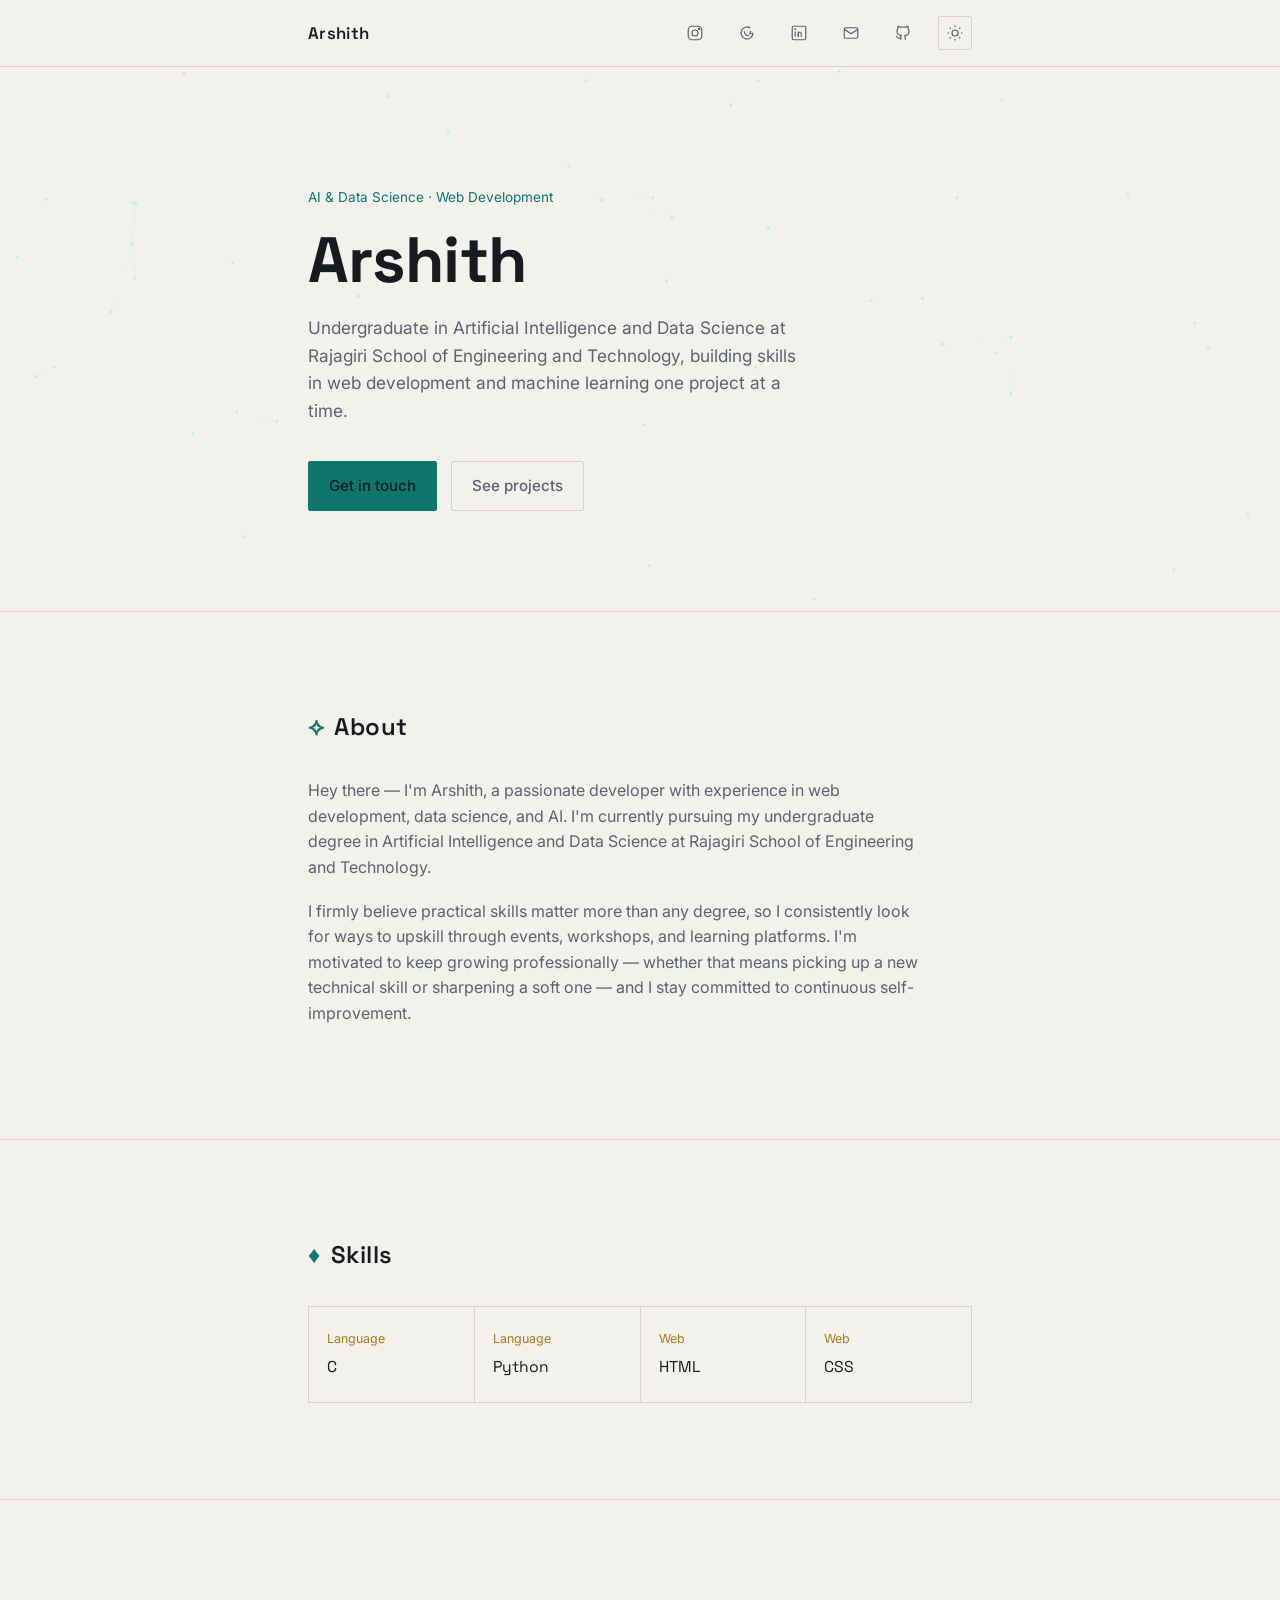
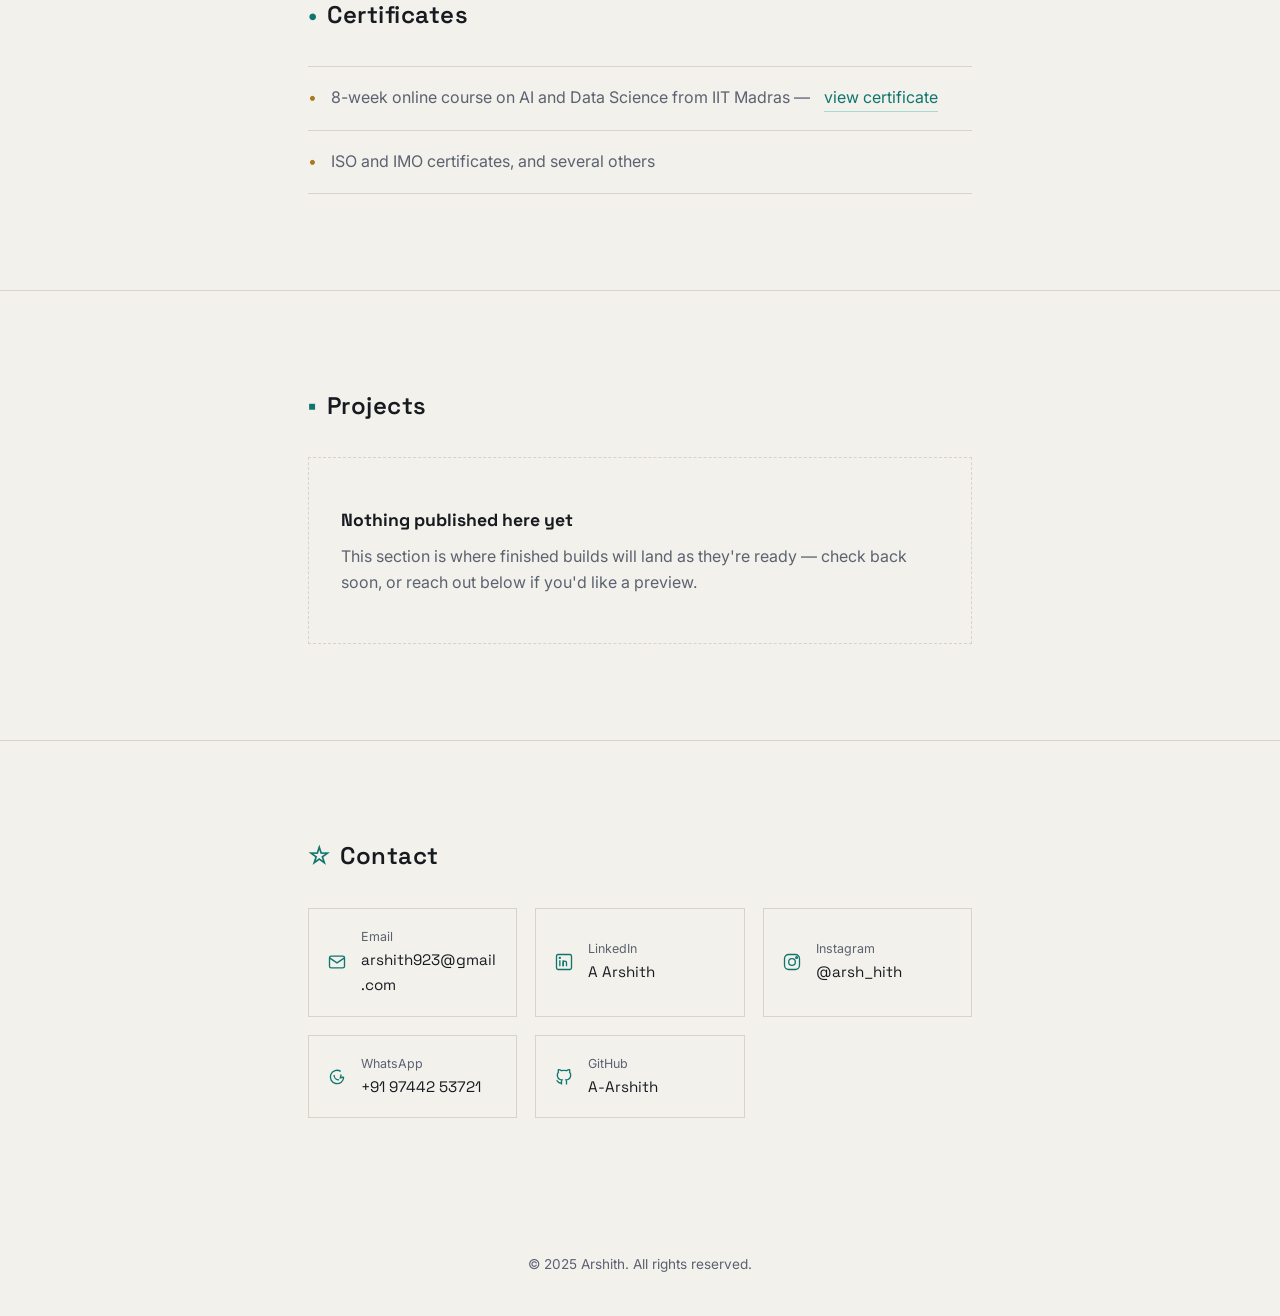
<file: index.html>
<!DOCTYPE html>
<html lang="en">
<head>
<meta charset="UTF-8" />
<meta name="viewport" content="width=device-width, initial-scale=1.0"/>
<title>Arshith — AI &amp; Data Science</title>
<link rel="preconnect" href="https://fonts.googleapis.com">
<link rel="preconnect" href="https://fonts.gstatic.com" crossorigin>
<link href="https://fonts.googleapis.com/css2?family=Space+Grotesk:wght@400;500;600;700&family=Inter:wght@400;500;600&display=swap" rel="stylesheet">
<style>
  :root{
    --bg: #0a0e14;
    --bg-raised: #10151d;
    --line: #1e2733;
    --text: #e7ebf1;
    --text-dim: #8b95a5;
    --accent: #5eead4;
    --accent-dim: #2f6f66;
    --gold: #e8b94d;
    --radius: 2px;
    --font-display: 'Space Grotesk', 'Segoe UI', sans-serif;
    --font-body: 'Inter', 'Segoe UI', sans-serif;
    --max: 720px;
  }

  @media (prefers-color-scheme: light){
    :root:not([data-theme="dark"]){
      --bg: #f3f1ec;
      --bg-raised: #e9e6dd;
      --line: #d8d3c6;
      --text: #171b20;
      --text-dim: #5b6270;
      --accent: #0f766e;
      --accent-dim: #a7d8d1;
      --gold: #a8791f;
    }
  }
  :root[data-theme="dark"]{
    --bg: #0a0e14;
    --bg-raised: #10151d;
    --line: #1e2733;
    --text: #e7ebf1;
    --text-dim: #8b95a5;
    --accent: #5eead4;
    --accent-dim: #2f6f66;
    --gold: #e8b94d;
  }

  *{ box-sizing: border-box; }
  html{ scroll-behavior: smooth; }
  body{
    margin:0;
    background: var(--bg);
    color: var(--text);
    font-family: var(--font-body);
    line-height: 1.6;
    -webkit-font-smoothing: antialiased;
  }
  ::selection{ background: var(--accent-dim); color: var(--text); }

  a{ color: inherit; }
  a:focus-visible, button:focus-visible{
    outline: 2px solid var(--accent);
    outline-offset: 3px;
  }

  @media (prefers-reduced-motion: reduce){
    *{ animation: none !important; transition: none !important; }
  }

  /* ---------- layout shell ---------- */
  .wrap{ max-width: var(--max); margin: 0 auto; padding: 0 28px; }
  section{ padding: 96px 0; border-bottom: 1px solid var(--line); }
  section:last-of-type{ border-bottom: none; }
  h2{
    font-family: var(--font-display);
    font-weight: 600;
    font-size: 1.5rem;
    letter-spacing: 0.02em;
    margin: 0 0 32px;
    color: var(--text);
  }
  h2 .mark{ color: var(--accent); margin-right: 10px; }

  /* ---------- nav ---------- */
  header{
    position: sticky; top: 0; z-index: 30;
    background: color-mix(in srgb, var(--bg) 88%, transparent);
    backdrop-filter: blur(8px);
    border-bottom: 1px solid var(--line);
  }
  nav.wrap{
    display:flex; align-items:center; justify-content: space-between;
    padding-top: 16px; padding-bottom: 16px;
  }
  .brand{
    font-family: var(--font-display);
    font-weight: 600;
    font-size: 1.05rem;
    letter-spacing: 0.02em;
    text-decoration: none;
  }
  .nav-links{ display:flex; align-items:center; gap: 18px; }
  .icon-btn{
    display:inline-flex; align-items:center; justify-content:center;
    width: 34px; height: 34px;
    color: var(--text-dim);
    border-radius: var(--radius);
    transition: color .15s ease;
  }
  .icon-btn:hover{ color: var(--accent); }
  .icon-btn svg{ width: 18px; height: 18px; }
  #theme-toggle{
    background: transparent; border: 1px solid var(--line); cursor: pointer;
  }

  /* ---------- hero ---------- */
  #hero{
    border-bottom: 1px solid var(--line);
    position: relative;
    padding: 0;
    overflow: hidden;
  }
  #node-canvas{
    position: absolute; inset: 0; width: 100%; height: 100%;
    opacity: 0.55;
  }
  .hero-inner{
    position: relative; z-index: 2;
    padding: 120px 28px 100px;
    max-width: var(--max); margin: 0 auto;
  }
  .eyebrow{
    font-family: var(--font-body);
    color: var(--accent);
    font-size: 0.85rem;
    margin: 0 0 18px;
  }
  h1{
    font-family: var(--font-display);
    font-weight: 700;
    font-size: clamp(2.4rem, 7vw, 4rem);
    line-height: 1.05;
    margin: 0 0 20px;
    letter-spacing: -0.01em;
  }
  .hero-sub{
    max-width: 46ch;
    color: var(--text-dim);
    font-size: 1.08rem;
    margin: 0 0 36px;
  }
  .hero-links{ display:flex; gap: 14px; flex-wrap: wrap; }
  .btn{
    display:inline-flex; align-items:center; gap:8px;
    padding: 12px 20px;
    border-radius: var(--radius);
    font-family: var(--font-body);
    font-weight: 500;
    font-size: 0.95rem;
    text-decoration: none;
    border: 1px solid var(--line);
    transition: border-color .15s ease, color .15s ease;
  }
  .btn.primary{
    background: var(--accent);
    color: #04211d;
    border-color: var(--accent);
  }
  .btn.primary:hover{ background: transparent; color: var(--accent); }
  .btn.ghost{ color: var(--text-dim); }
  .btn.ghost:hover{ color: var(--text); border-color: var(--text-dim); }

  /* ---------- about ---------- */
  #about p{ color: var(--text-dim); max-width: 62ch; }
  #about p + p{ margin-top: 18px; }

  /* ---------- skills ---------- */
  .skill-grid{
    display:grid;
    grid-template-columns: repeat(auto-fill, minmax(140px, 1fr));
    gap: 1px;
    background: var(--line);
    border: 1px solid var(--line);
  }
  .skill-cell{
    background: var(--bg);
    padding: 22px 18px;
    font-family: var(--font-display);
    font-size: 0.98rem;
  }
  .skill-cell span{
    display:block; color: var(--gold); font-size: 0.78rem; margin-bottom: 6px;
    font-family: var(--font-body);
  }

  /* ---------- certificates ---------- */
  .cert-list{ list-style:none; padding:0; margin:0; }
  .cert-list li{
    display:flex; align-items:flex-start; gap: 14px;
    padding: 18px 0;
    border-top: 1px solid var(--line);
    color: var(--text-dim);
  }
  .cert-list li:last-child{ border-bottom: 1px solid var(--line); }
  .cert-list .mark{ color: var(--gold); flex-shrink:0; }
  .cert-list a{
    color: var(--accent); text-decoration: none; border-bottom: 1px solid var(--accent-dim);
  }
  .cert-list a:hover{ border-color: var(--accent); }

  /* ---------- projects (empty state) ---------- */
  .empty-state{
    border: 1px dashed var(--line);
    padding: 48px 32px;
    text-align: left;
    color: var(--text-dim);
  }
  .empty-state strong{ display:block; color: var(--text); font-family: var(--font-display); font-size:1.1rem; margin-bottom:10px; }

  /* ---------- contact ---------- */
  .contact-grid{
    display:grid;
    grid-template-columns: repeat(auto-fit, minmax(200px, 1fr));
    gap: 18px;
  }
  .contact-card{
    display:flex; align-items:center; gap: 14px;
    padding: 18px;
    border: 1px solid var(--line);
    text-decoration:none;
    color: var(--text);
    transition: border-color .15s ease, transform .15s ease;
  }
  .contact-card:hover{ border-color: var(--accent); transform: translateY(-2px); }
  .contact-card svg{ width: 20px; height:20px; color: var(--accent); flex-shrink:0; }
  .contact-card .label{ font-size: 0.78rem; color: var(--text-dim); display:block; }
  .contact-card .value{ font-family: var(--font-display); font-size: 0.95rem; word-break: break-word; }

  footer{
    padding: 40px 0;
    text-align:center;
    color: var(--text-dim);
    font-size: 0.85rem;
  }

  @media (max-width: 520px){
    section{ padding: 64px 0; }
    .hero-inner{ padding: 88px 20px 72px; }
    .nav-links{ gap: 10px; }
    .icon-btn{ width: 30px; height:30px; }
  }
</style>
</head>
<body>

<header>
  <nav class="wrap">
    <a href="#hero" class="brand">Arshith</a>
    <div class="nav-links">
      <a class="icon-btn" href="https://www.instagram.com/arsh_hith?igsh=cjh0NHBqcTNvdXVt" target="_blank" rel="noopener" aria-label="Instagram">
        <svg viewBox="0 0 24 24" fill="none" stroke="currentColor" stroke-width="1.6"><rect x="3" y="3" width="18" height="18" rx="5"/><circle cx="12" cy="12" r="4"/><circle cx="17.5" cy="6.5" r="1"/></svg>
      </a>
      <a class="icon-btn" href="https://wa.me/9744253721" target="_blank" rel="noopener" aria-label="WhatsApp">
        <svg viewBox="0 0 24 24" fill="none" stroke="currentColor" stroke-width="1.6"><path d="M20 12a8 8 0 1 1-3.6-6.7"/><path d="M20 12l-4 1 1-4"/><path d="M8.5 9.5c0 3.5 2.5 6 6 6"/></svg>
      </a>
      <a class="icon-btn" href="https://www.linkedin.com/in/a-arshith-5bb62b380?utm_source=share&utm_campaign=share_via&utm_content=profile&utm_medium=android_app" target="_blank" rel="noopener" aria-label="LinkedIn">
        <svg viewBox="0 0 24 24" fill="none" stroke="currentColor" stroke-width="1.6"><rect x="3" y="3" width="18" height="18" rx="2"/><line x1="7" y1="10" x2="7" y2="17"/><circle cx="7" cy="7" r="0.6" fill="currentColor"/><path d="M11 17v-4a2 2 0 0 1 4 0v4" /><line x1="11" y1="10" x2="11" y2="17"/></svg>
      </a>
      <a class="icon-btn" href="mailto:arshith923@gmail.com" aria-label="Email">
        <svg viewBox="0 0 24 24" fill="none" stroke="currentColor" stroke-width="1.6"><rect x="3" y="5" width="18" height="14" rx="2"/><path d="M3 7l9 6 9-6"/></svg>
      </a>
      <a class="icon-btn" href="https://github.com/A-Arshith" target="_blank" rel="noopener" aria-label="GitHub">
        <svg viewBox="0 0 24 24" fill="none" stroke="currentColor" stroke-width="1.6"><path d="M9 19c-4.3 1.4-4.3-2.5-6-3m12 5v-3.5c0-1 .1-1.4-.5-2 2.8-.3 5.5-1.4 5.5-6a4.6 4.6 0 0 0-1.3-3.2 4.2 4.2 0 0 0-.1-3.2s-1.1-.3-3.5 1.3a12.3 12.3 0 0 0-6.2 0C6.5 2.8 5.4 3.1 5.4 3.1a4.2 4.2 0 0 0-.1 3.2A4.6 4.6 0 0 0 4 9.5c0 4.6 2.7 5.7 5.5 6-.6.6-.6 1.2-.5 2V21"/></svg>
      </a>
      <button id="theme-toggle" class="icon-btn" aria-label="Toggle light and dark theme" title="Toggle theme">
        <svg viewBox="0 0 24 24" fill="none" stroke="currentColor" stroke-width="1.6"><circle cx="12" cy="12" r="4"/><path d="M12 2v2M12 20v2M4.9 4.9l1.4 1.4M17.7 17.7l1.4 1.4M2 12h2M20 12h2M4.9 19.1l1.4-1.4M17.7 6.3l1.4-1.4"/></svg>
      </button>
    </div>
  </nav>
</header>

<section id="hero">
  <canvas id="node-canvas"></canvas>
  <div class="hero-inner">
    <p class="eyebrow">AI &amp; Data Science · Web Development</p>
    <h1>Arshith</h1>
    <p class="hero-sub">Undergraduate in Artificial Intelligence and Data Science at Rajagiri School of Engineering and Technology, building skills in web development and machine learning one project at a time.</p>
    <div class="hero-links">
      <a class="btn primary" href="#contact">Get in touch</a>
      <a class="btn ghost" href="#projects">See projects</a>
    </div>
  </div>
</section>

<section id="about">
  <div class="wrap">
    <h2><span class="mark">⟡</span>About</h2>
    <p>Hey there — I'm Arshith, a passionate developer with experience in web development, data science, and AI. I'm currently pursuing my undergraduate degree in Artificial Intelligence and Data Science at Rajagiri School of Engineering and Technology.</p>
    <p>I firmly believe practical skills matter more than any degree, so I consistently look for ways to upskill through events, workshops, and learning platforms. I'm motivated to keep growing professionally — whether that means picking up a new technical skill or sharpening a soft one — and I stay committed to continuous self-improvement.</p>
  </div>
</section>

<section id="vision">
  <div class="wrap">
    <h2><span class="mark">♦</span>Skills</h2>
    <div class="skill-grid">
      <div class="skill-cell"><span>Language</span>C</div>
      <div class="skill-cell"><span>Language</span>Python</div>
      <div class="skill-cell"><span>Web</span>HTML</div>
      <div class="skill-cell"><span>Web</span>CSS</div>
    </div>
  </div>
</section>

<section id="certificates">
  <div class="wrap">
    <h2><span class="mark">•</span>Certificates</h2>
    <ul class="cert-list">
      <li><span class="mark">•</span>8-week online course on AI and Data Science from IIT Madras — <a href="https://drive.google.com/file/d/1nQ0VYkYV0ajELsKbvXHlmfkOAvXtREd5/view?usp=drivesdk" target="_blank" rel="noopener">view certificate</a></li>
      <li><span class="mark">•</span>ISO and IMO certificates, and several others</li>
    </ul>
  </div>
</section>

<section id="projects">
  <div class="wrap">
    <h2><span class="mark">▪</span>Projects</h2>
    <div class="empty-state">
      <strong>Nothing published here yet</strong>
      This section is where finished builds will land as they're ready — check back soon, or reach out below if you'd like a preview.
    </div>
  </div>
</section>

<section id="contact">
  <div class="wrap">
    <h2><span class="mark">☆</span>Contact</h2>
    <div class="contact-grid">
      <a class="contact-card" href="mailto:arshith923@gmail.com">
        <svg viewBox="0 0 24 24" fill="none" stroke="currentColor" stroke-width="1.6"><rect x="3" y="5" width="18" height="14" rx="2"/><path d="M3 7l9 6 9-6"/></svg>
        <span><span class="label">Email</span><span class="value">arshith923@gmail.com</span></span>
      </a>
      <a class="contact-card" href="https://www.linkedin.com/in/a-arshith-5bb62b380?utm_source=share&utm_campaign=share_via&utm_content=profile&utm_medium=android_app" target="_blank" rel="noopener">
        <svg viewBox="0 0 24 24" fill="none" stroke="currentColor" stroke-width="1.6"><rect x="3" y="3" width="18" height="18" rx="2"/><line x1="7" y1="10" x2="7" y2="17"/><circle cx="7" cy="7" r="0.6" fill="currentColor"/><path d="M11 17v-4a2 2 0 0 1 4 0v4" /><line x1="11" y1="10" x2="11" y2="17"/></svg>
        <span><span class="label">LinkedIn</span><span class="value">A Arshith</span></span>
      </a>
      <a class="contact-card" href="https://www.instagram.com/arsh_hith?igsh=cjh0NHBqcTNvdXVt" target="_blank" rel="noopener">
        <svg viewBox="0 0 24 24" fill="none" stroke="currentColor" stroke-width="1.6"><rect x="3" y="3" width="18" height="18" rx="5"/><circle cx="12" cy="12" r="4"/><circle cx="17.5" cy="6.5" r="1"/></svg>
        <span><span class="label">Instagram</span><span class="value">@arsh_hith</span></span>
      </a>
      <a class="contact-card" href="https://wa.me/9744253721" target="_blank" rel="noopener">
        <svg viewBox="0 0 24 24" fill="none" stroke="currentColor" stroke-width="1.6"><path d="M20 12a8 8 0 1 1-3.6-6.7"/><path d="M20 12l-4 1 1-4"/><path d="M8.5 9.5c0 3.5 2.5 6 6 6"/></svg>
        <span><span class="label">WhatsApp</span><span class="value">+91 97442 53721</span></span>
      </a>
      <a class="contact-card" href="https://github.com/A-Arshith" target="_blank" rel="noopener">
        <svg viewBox="0 0 24 24" fill="none" stroke="currentColor" stroke-width="1.6"><path d="M9 19c-4.3 1.4-4.3-2.5-6-3m12 5v-3.5c0-1 .1-1.4-.5-2 2.8-.3 5.5-1.4 5.5-6a4.6 4.6 0 0 0-1.3-3.2 4.2 4.2 0 0 0-.1-3.2s-1.1-.3-3.5 1.3a12.3 12.3 0 0 0-6.2 0C6.5 2.8 5.4 3.1 5.4 3.1a4.2 4.2 0 0 0-.1 3.2A4.6 4.6 0 0 0 4 9.5c0 4.6 2.7 5.7 5.5 6-.6.6-.6 1.2-.5 2V21"/></svg>
        <span><span class="label">GitHub</span><span class="value">A-Arshith</span></span>
      </a>
    </div>
  </div>
</section>

<footer>
  © 2025 Arshith. All rights reserved.
</footer>

<script>
  // Theme toggle: cycles system → light → dark, saved for this viewer only
  (function(){
    var root = document.documentElement;
    var btn = document.getElementById('theme-toggle');
    var saved = null;
    try { saved = localStorage.getItem('portfolio-theme'); } catch(e){}
    if (saved) root.setAttribute('data-theme', saved);
    btn.addEventListener('click', function(){
      var current = root.getAttribute('data-theme');
      var next = current === 'dark' ? 'light' : 'dark';
      root.setAttribute('data-theme', next);
      try { localStorage.setItem('portfolio-theme', next); } catch(e){}
    });
  })();

  // Hero node-network canvas — subtle, deliberate, single motion moment
  (function(){
    var canvas = document.getElementById('node-canvas');
    var ctx = canvas.getContext('2d');
    var reduce = window.matchMedia('(prefers-reduced-motion: reduce)').matches;
    var w, h, nodes = [];
    var NODE_COUNT = 46;
    var MAX_DIST = 130;

    function resize(){
      w = canvas.width = canvas.offsetWidth * devicePixelRatio;
      h = canvas.height = canvas.offsetHeight * devicePixelRatio;
    }

    function init(){
      resize();
      nodes = [];
      for (var i = 0; i < NODE_COUNT; i++){
        nodes.push({
          x: Math.random() * w,
          y: Math.random() * h,
          vx: (Math.random() - 0.5) * 0.15 * devicePixelRatio,
          vy: (Math.random() - 0.5) * 0.15 * devicePixelRatio
        });
      }
    }

    function step(){
      ctx.clearRect(0, 0, w, h);
      for (var i = 0; i < nodes.length; i++){
        var n = nodes[i];
        if (!reduce){
          n.x += n.vx; n.y += n.vy;
          if (n.x < 0 || n.x > w) n.vx *= -1;
          if (n.y < 0 || n.y > h) n.vy *= -1;
        }
        for (var j = i + 1; j < nodes.length; j++){
          var m = nodes[j];
          var dx = n.x - m.x, dy = n.y - m.y;
          var dist = Math.sqrt(dx*dx + dy*dy);
          if (dist < MAX_DIST * devicePixelRatio){
            ctx.strokeStyle = 'rgba(94, 234, 212,' + (0.16 * (1 - dist / (MAX_DIST * devicePixelRatio))) + ')';
            ctx.lineWidth = 1;
            ctx.beginPath();
            ctx.moveTo(n.x, n.y);
            ctx.lineTo(m.x, m.y);
            ctx.stroke();
          }
        }
        ctx.fillStyle = 'rgba(94, 234, 212, 0.55)';
        ctx.beginPath();
        ctx.arc(n.x, n.y, 1.6 * devicePixelRatio, 0, Math.PI * 2);
        ctx.fill();
      }
      if (!reduce) requestAnimationFrame(step);
    }

    window.addEventListener('resize', function(){ resize(); });
    init();
    step();
  })();
</script>
</body>
</html>
</file>
